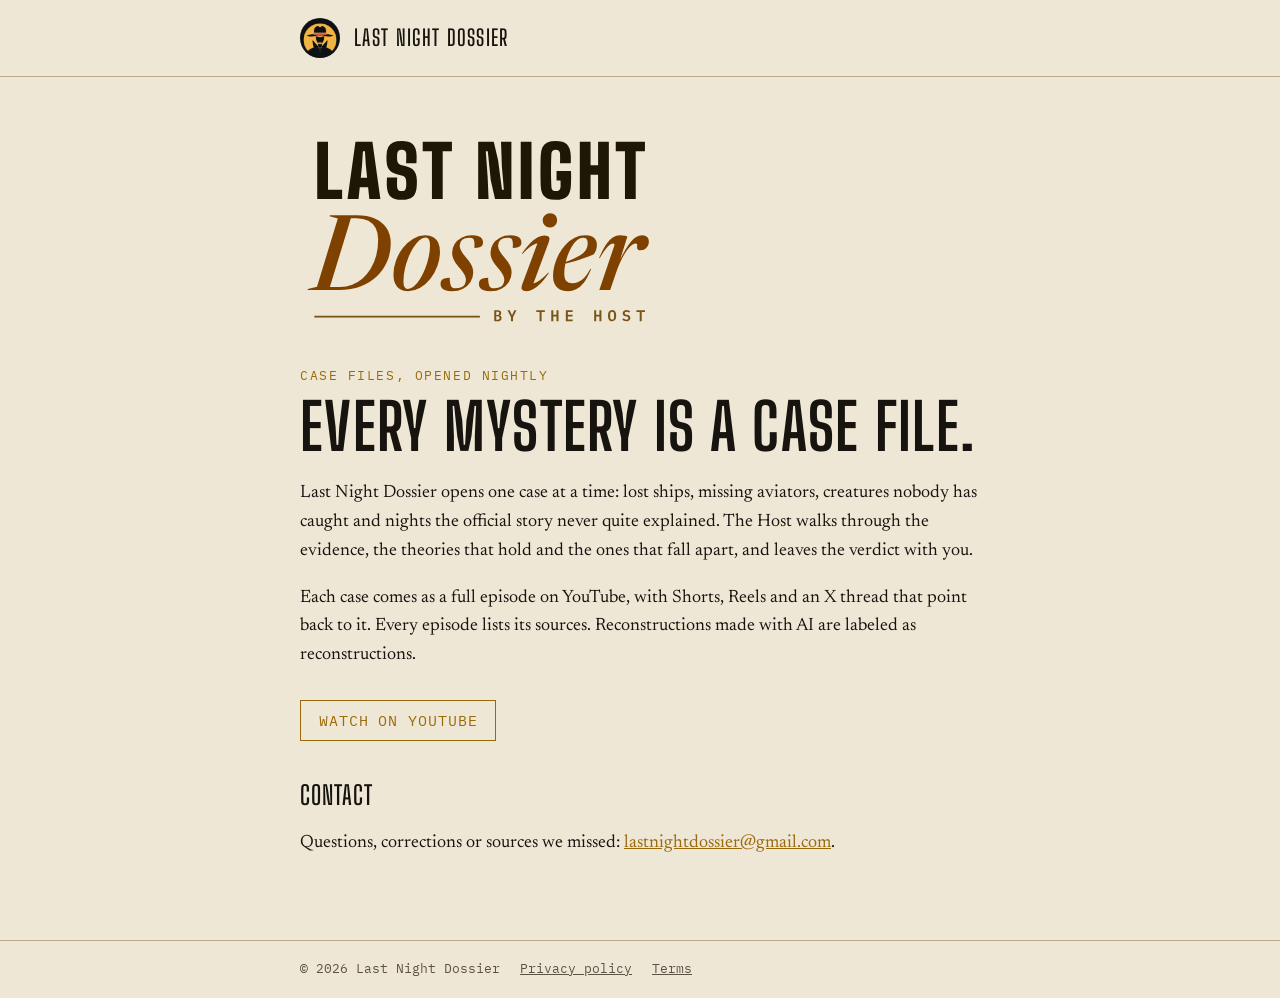
<file: index.html>
<!doctype html>
<html lang="en">
<head>
<meta charset="utf-8">
<meta name="viewport" content="width=device-width, initial-scale=1">
<title>Last Night Dossier</title>
<meta name="description" content="Last Night Dossier: case files on history's mysteries, science and unsolved cases, narrated by The Host.">
<link rel="icon" href="assets/avatar.png">
<link rel="stylesheet" href="assets/site.css">
</head>
<body>
<header class="site"><div class="in"><img src="assets/avatar.png" alt=""><a href="/">Last Night Dossier</a></div></header>
<main>
<img class="wordmark" src="assets/lnd-wordmark-night.svg" alt="Last Night Dossier">
<p class="kicker">Case files, opened nightly</p>
<h1>Every mystery is a case file.</h1>
<p>Last Night Dossier opens one case at a time: lost ships, missing aviators, creatures nobody has caught and nights the official story never quite explained. The Host walks through the evidence, the theories that hold and the ones that fall apart, and leaves the verdict with you.</p>
<p>Each case comes as a full episode on YouTube, with Shorts, Reels and an X thread that point back to it. Every episode lists its sources. Reconstructions made with AI are labeled as reconstructions.</p>
<a class="cta" href="https://www.youtube.com/channel/UCH3YizSSndMHxzmzdGZVNfw">Watch on YouTube</a>
<h2>Contact</h2>
<p>Questions, corrections or sources we missed: <a href="mailto:lastnightdossier@gmail.com">lastnightdossier@gmail.com</a>.</p>
</main>
<footer><div class="in"><span>&copy; 2026 Last Night Dossier</span><a href="privacy.html">Privacy policy</a><a href="terms.html">Terms</a></div></footer>
</body>
</html>
</file>
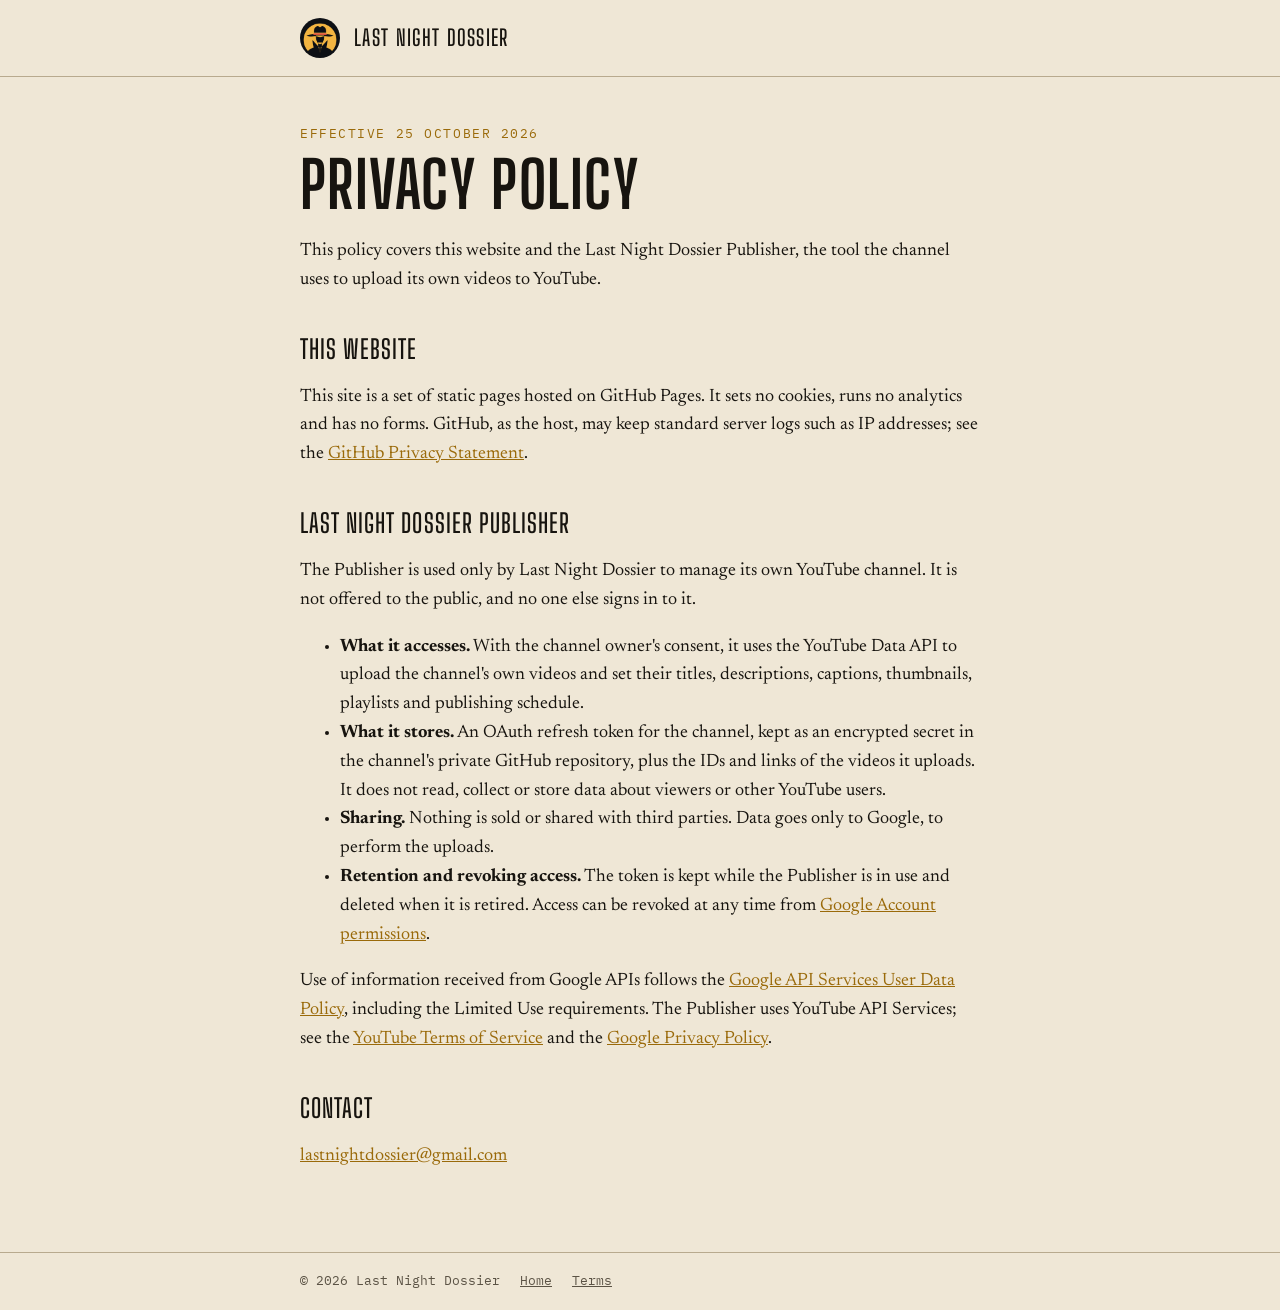
<file: privacy.html>
<!doctype html>
<html lang="en">
<head>
<meta charset="utf-8">
<meta name="viewport" content="width=device-width, initial-scale=1">
<title>Privacy Policy · Last Night Dossier</title>
<link rel="icon" href="assets/avatar.png">
<link rel="stylesheet" href="assets/site.css">
</head>
<body>
<header class="site"><div class="in"><img src="assets/avatar.png" alt=""><a href="/">Last Night Dossier</a></div></header>
<main>
<p class="kicker">Effective 25 October 2026</p>
<h1>Privacy policy</h1>
<p>This policy covers this website and the Last Night Dossier Publisher, the tool the channel uses to upload its own videos to YouTube.</p>

<h2>This website</h2>
<p>This site is a set of static pages hosted on GitHub Pages. It sets no cookies, runs no analytics and has no forms. GitHub, as the host, may keep standard server logs such as IP addresses; see the <a href="https://docs.github.com/en/site-policy/privacy-policies/github-general-privacy-statement">GitHub Privacy Statement</a>.</p>

<h2>Last Night Dossier Publisher</h2>
<p>The Publisher is used only by Last Night Dossier to manage its own YouTube channel. It is not offered to the public, and no one else signs in to it.</p>
<ul>
<li><strong>What it accesses.</strong> With the channel owner's consent, it uses the YouTube Data API to upload the channel's own videos and set their titles, descriptions, captions, thumbnails, playlists and publishing schedule.</li>
<li><strong>What it stores.</strong> An OAuth refresh token for the channel, kept as an encrypted secret in the channel's private GitHub repository, plus the IDs and links of the videos it uploads. It does not read, collect or store data about viewers or other YouTube users.</li>
<li><strong>Sharing.</strong> Nothing is sold or shared with third parties. Data goes only to Google, to perform the uploads.</li>
<li><strong>Retention and revoking access.</strong> The token is kept while the Publisher is in use and deleted when it is retired. Access can be revoked at any time from <a href="https://myaccount.google.com/permissions">Google Account permissions</a>.</li>
</ul>
<p>Use of information received from Google APIs follows the <a href="https://developers.google.com/terms/api-services-user-data-policy">Google API Services User Data Policy</a>, including the Limited Use requirements. The Publisher uses YouTube API Services; see the <a href="https://www.youtube.com/t/terms">YouTube Terms of Service</a> and the <a href="https://policies.google.com/privacy">Google Privacy Policy</a>.</p>

<h2>Contact</h2>
<p><a href="mailto:lastnightdossier@gmail.com">lastnightdossier@gmail.com</a></p>
</main>
<footer><div class="in"><span>&copy; 2026 Last Night Dossier</span><a href="/">Home</a><a href="terms.html">Terms</a></div></footer>
</body>
</html>
</file>
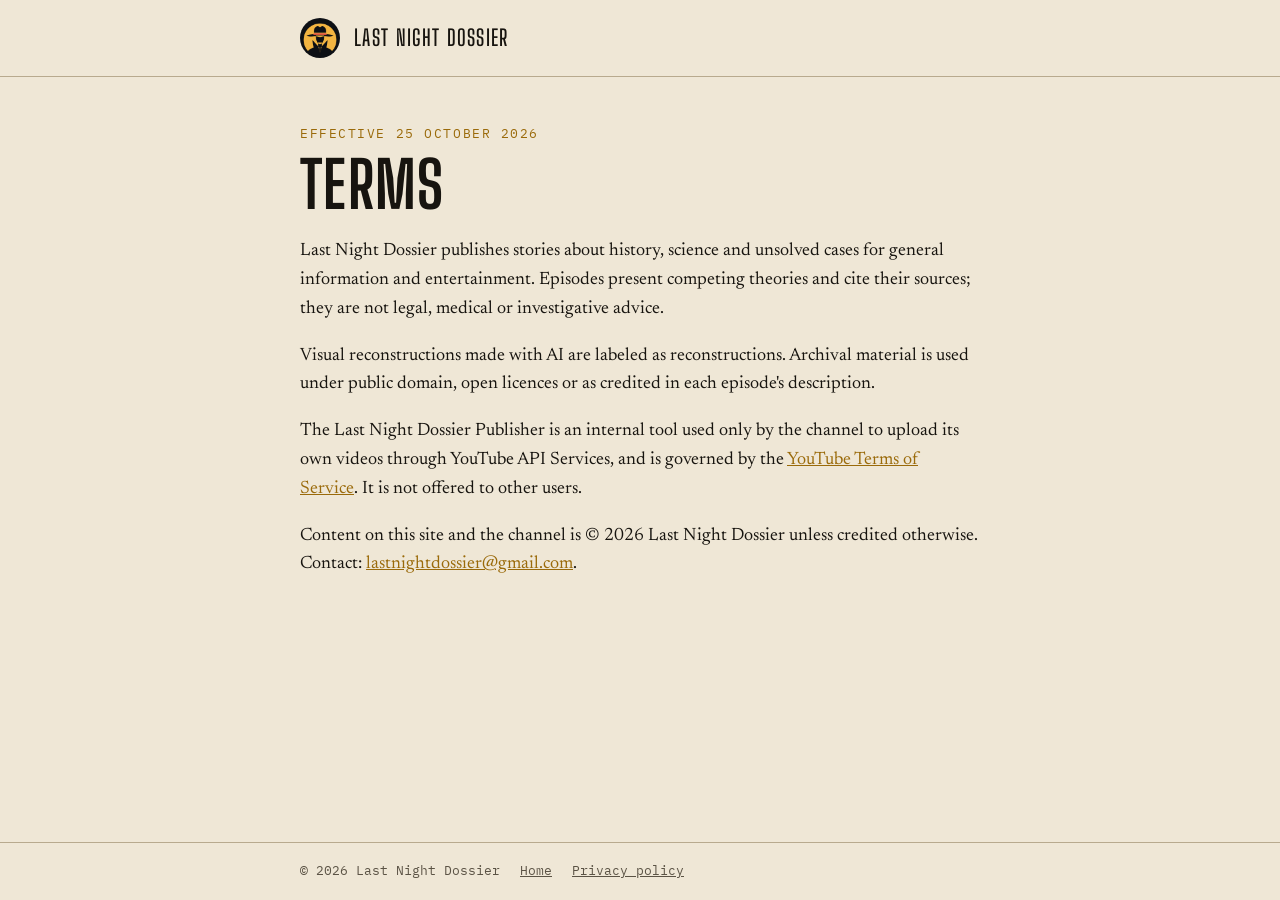
<file: terms.html>
<!doctype html>
<html lang="en">
<head>
<meta charset="utf-8">
<meta name="viewport" content="width=device-width, initial-scale=1">
<title>Terms · Last Night Dossier</title>
<link rel="icon" href="assets/avatar.png">
<link rel="stylesheet" href="assets/site.css">
</head>
<body>
<header class="site"><div class="in"><img src="assets/avatar.png" alt=""><a href="/">Last Night Dossier</a></div></header>
<main>
<p class="kicker">Effective 25 October 2026</p>
<h1>Terms</h1>
<p>Last Night Dossier publishes stories about history, science and unsolved cases for general information and entertainment. Episodes present competing theories and cite their sources; they are not legal, medical or investigative advice.</p>
<p>Visual reconstructions made with AI are labeled as reconstructions. Archival material is used under public domain, open licences or as credited in each episode's description.</p>
<p>The Last Night Dossier Publisher is an internal tool used only by the channel to upload its own videos through YouTube API Services, and is governed by the <a href="https://www.youtube.com/t/terms">YouTube Terms of Service</a>. It is not offered to other users.</p>
<p>Content on this site and the channel is &copy; 2026 Last Night Dossier unless credited otherwise. Contact: <a href="mailto:lastnightdossier@gmail.com">lastnightdossier@gmail.com</a>.</p>
</main>
<footer><div class="in"><span>&copy; 2026 Last Night Dossier</span><a href="/">Home</a><a href="privacy.html">Privacy policy</a></div></footer>
</body>
</html>
</file>
<file: assets/site.css>
@font-face{font-family:"Big Shoulders Display";src:url(fonts/BigShouldersDisplay-Variable.woff2) format("woff2");font-weight:100 900;font-display:swap}
@font-face{font-family:"Newsreader";src:url(fonts/Newsreader-Variable.woff2) format("woff2");font-weight:200 800;font-display:swap}
@font-face{font-family:"IBM Plex Mono";src:url(fonts/IBMPlexMono-Regular.woff2) format("woff2");font-weight:400;font-display:swap}
:root{--ground:#0d1015;--raised:#161b23;--ink:#ece4d2;--muted:#a39b8a;--line:#2e3642;--amber:#f2b441;--red:#e0533f;--manila:#c9a465}
@media (prefers-color-scheme:light){:root{--ground:#efe7d6;--raised:#f8f3e8;--ink:#17140f;--muted:#5b5345;--line:#b8aa8e;--amber:#9a6a0a;--red:#b8382a}}
*{box-sizing:border-box}
html{background:var(--ground);color:var(--ink)}
body{margin:0;font:18px/1.6 "Newsreader",Georgia,serif;min-height:100vh;display:flex;flex-direction:column}
main{flex:1;width:100%;max-width:720px;margin:0 auto;padding:48px 20px 64px}
header.site{border-bottom:1px solid var(--line)}
header.site .in{max-width:720px;margin:0 auto;padding:18px 20px;display:flex;align-items:center;gap:14px}
header.site img{width:40px;height:40px;border-radius:50%}
header.site a{color:var(--ink);text-decoration:none;font:600 22px/1 "Big Shoulders Display",Impact,sans-serif;letter-spacing:.06em;text-transform:uppercase}
.kicker{font:13px/1.4 "IBM Plex Mono",ui-monospace,monospace;letter-spacing:.12em;text-transform:uppercase;color:var(--amber);margin:0 0 10px}
h1{font:700 clamp(40px,8vw,64px)/1 "Big Shoulders Display",Impact,sans-serif;letter-spacing:.02em;text-transform:uppercase;margin:0 0 20px}
h2{font:600 26px/1.15 "Big Shoulders Display",Impact,sans-serif;letter-spacing:.04em;text-transform:uppercase;margin:40px 0 10px}
p,li{color:var(--ink)} .muted{color:var(--muted)}
a{color:var(--amber)}
.wordmark{display:block;width:min(360px,80%);height:auto;margin:0 0 28px}
.cta{display:inline-block;margin-top:12px;padding:12px 18px;border:1px solid var(--amber);color:var(--amber);text-decoration:none;font:15px/1 "IBM Plex Mono",monospace;letter-spacing:.06em;text-transform:uppercase}
.cta:hover{background:var(--amber);color:var(--ground)}
footer{border-top:1px solid var(--line);font:13px/1.6 "IBM Plex Mono",monospace;color:var(--muted)}
footer .in{max-width:720px;margin:0 auto;padding:18px 20px;display:flex;flex-wrap:wrap;gap:8px 20px}
footer a{color:var(--muted)}
@media (prefers-color-scheme:light){.wordmark{filter:invert(1) hue-rotate(180deg)}}
</file>
